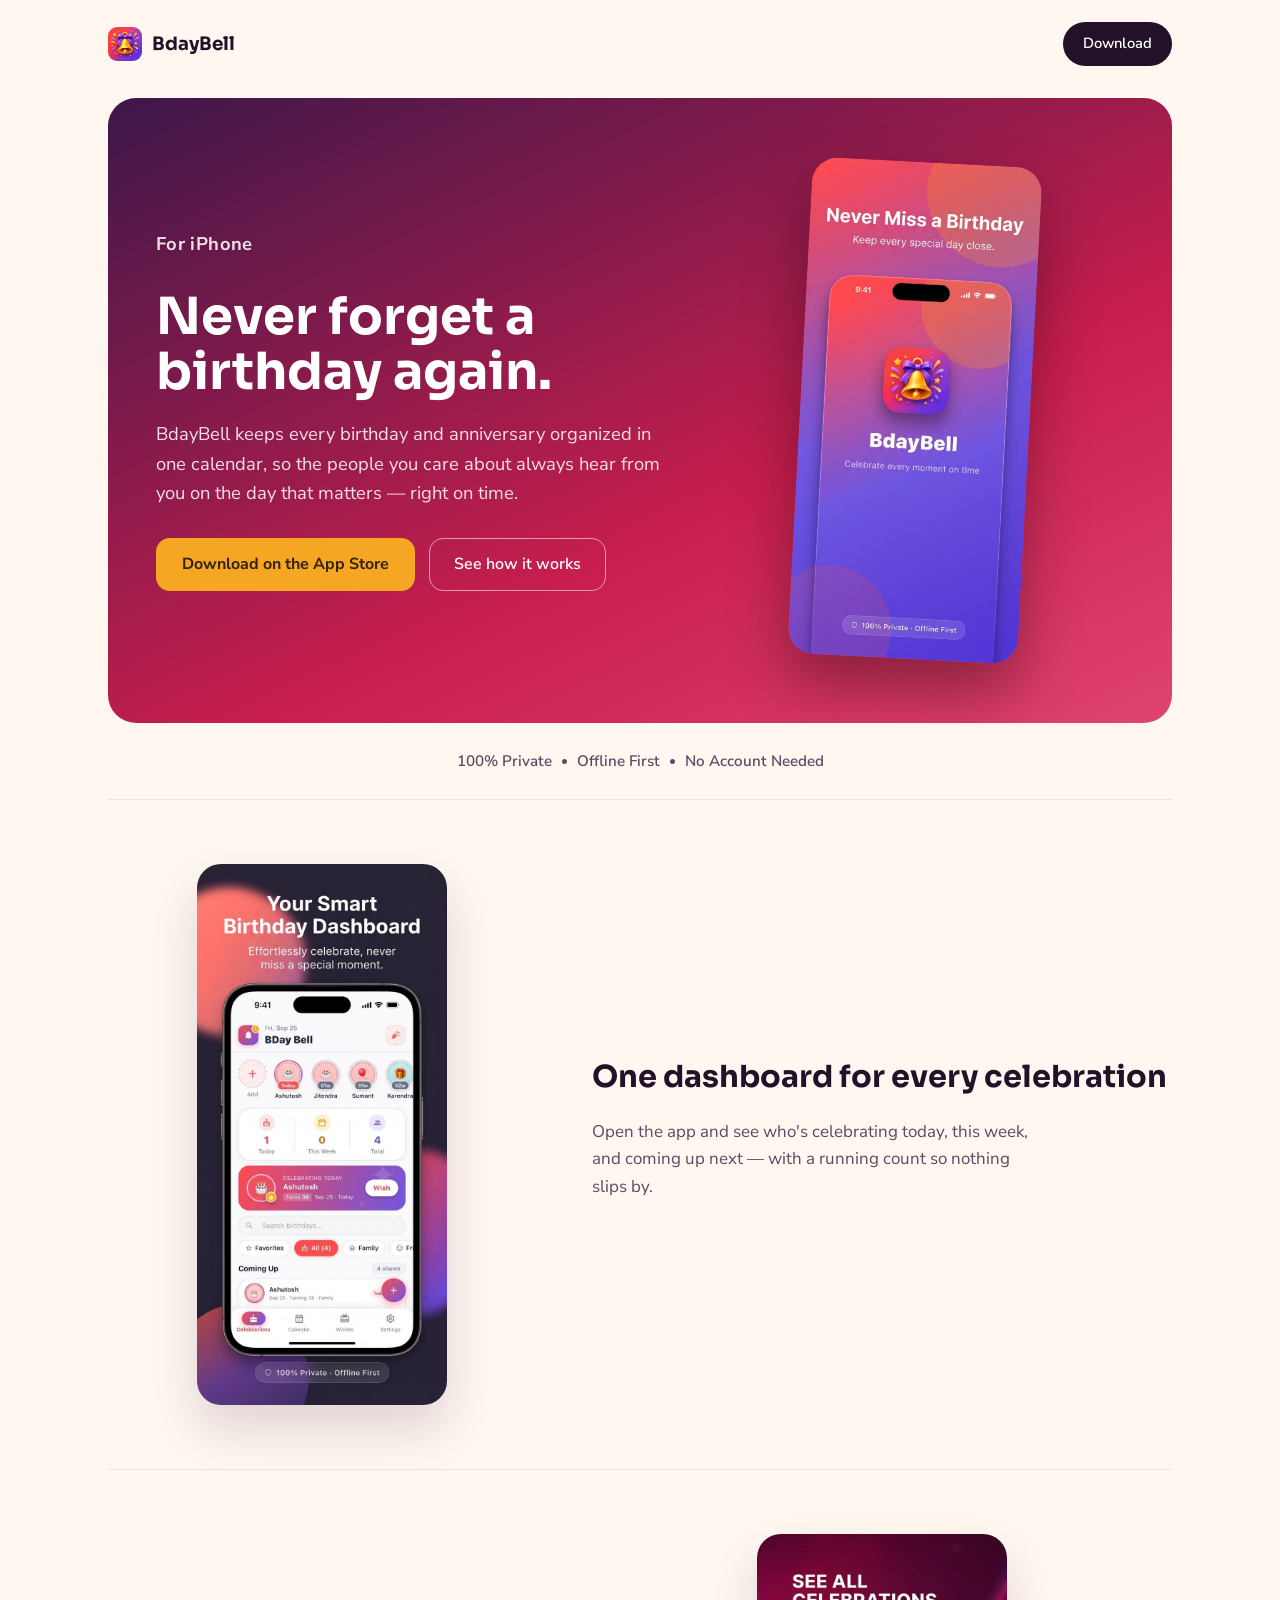
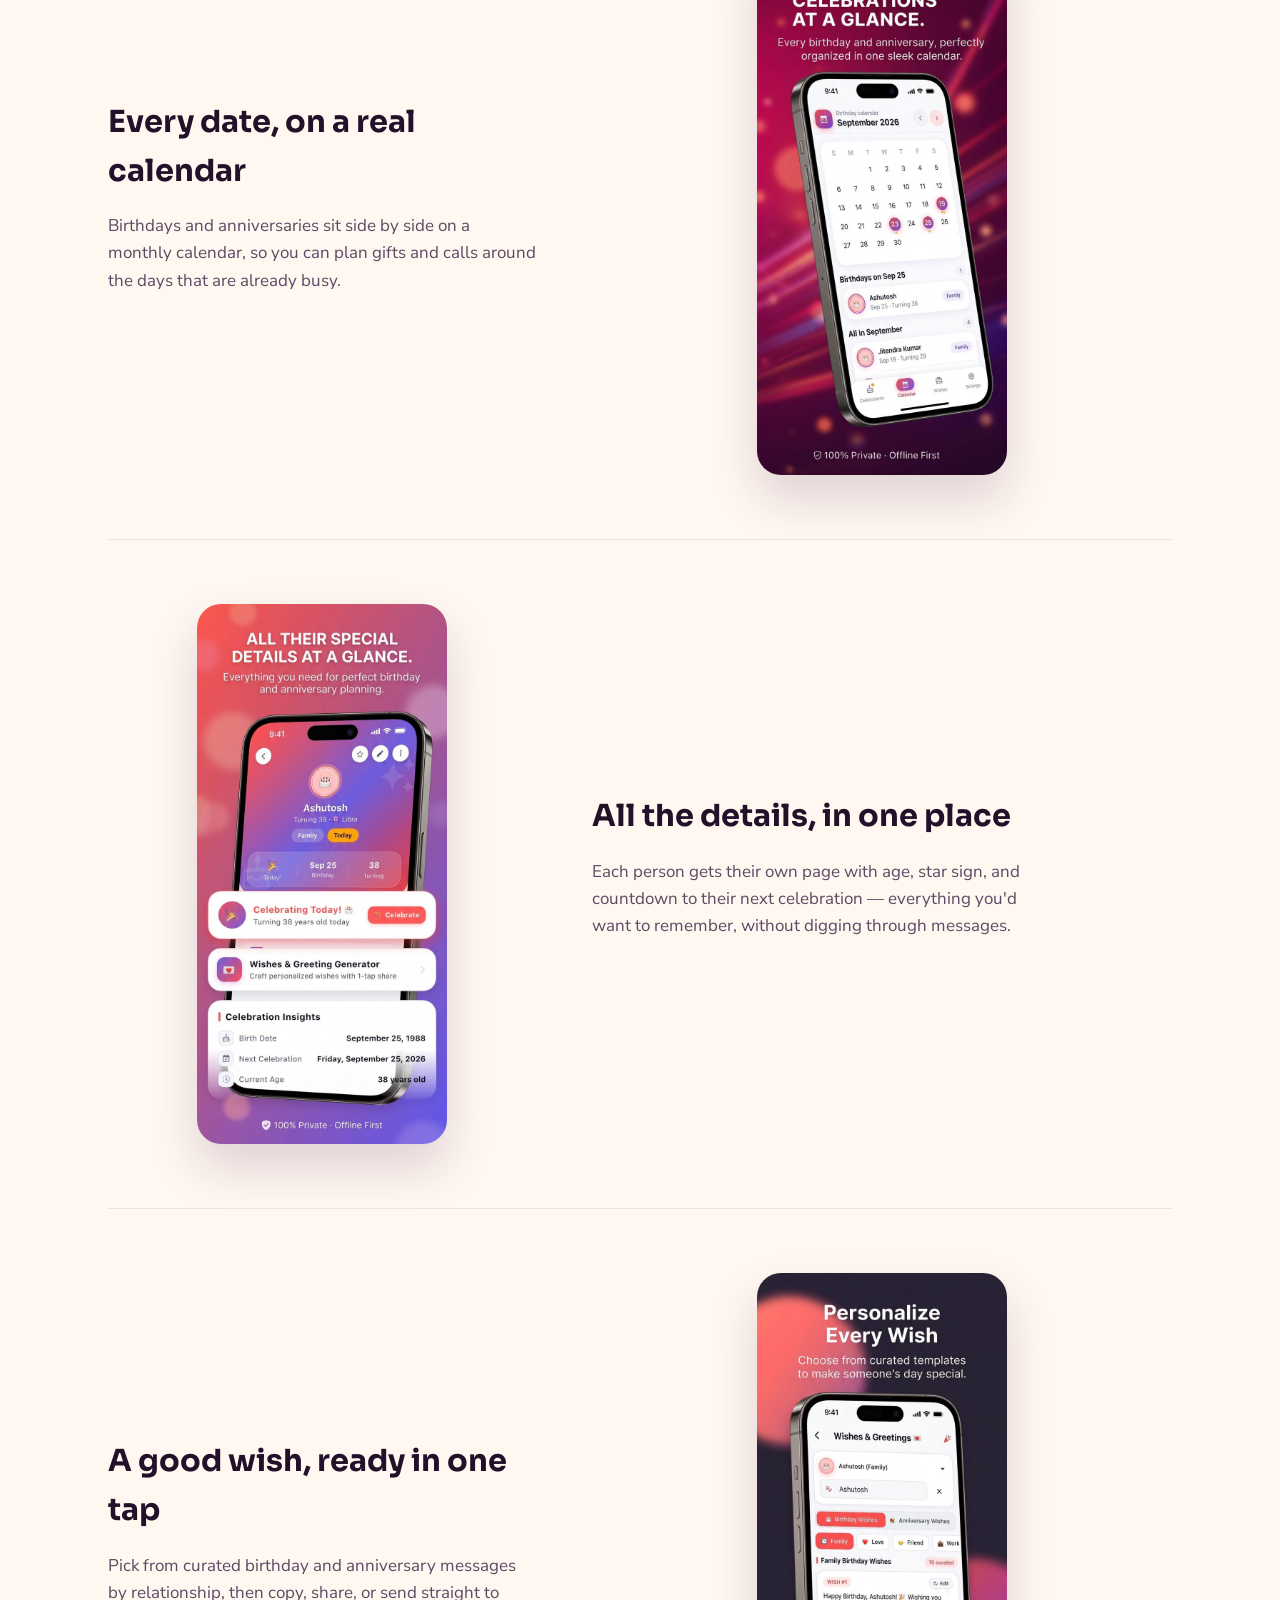
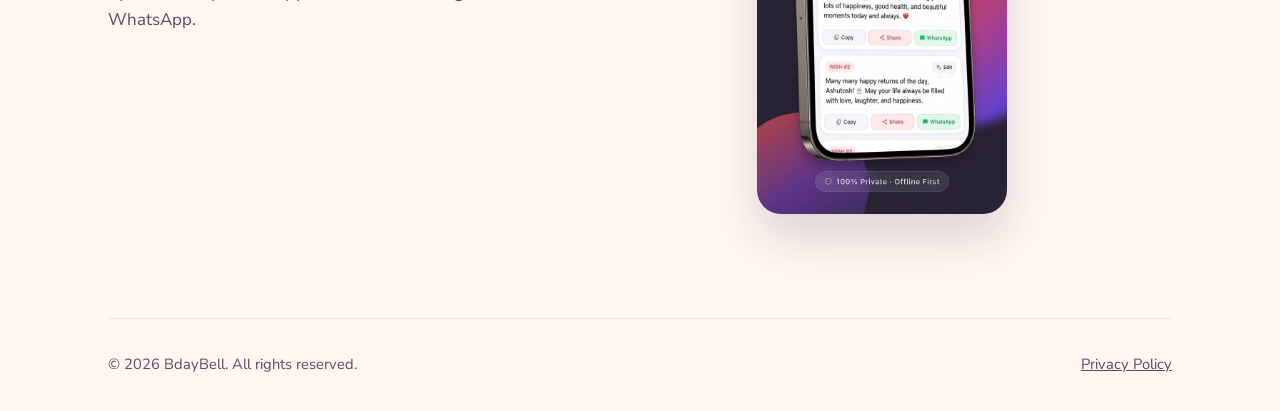
<file: index.html>
<!DOCTYPE html>
<html lang="en">
<head>
<meta charset="UTF-8">
<meta name="viewport" content="width=device-width, initial-scale=1">
<title>BdayBell — Never miss a birthday</title>
<meta name="description" content="BdayBell keeps every birthday and anniversary organized in one private, offline-first calendar for iPhone.">
<link rel="icon" href="assets/icon.png">
<link rel="preconnect" href="https://fonts.googleapis.com">
<link href="https://fonts.googleapis.com/css2?family=Sora:wght@600;700&family=Nunito+Sans:wght@400;600;700&display=swap" rel="stylesheet">
<link rel="stylesheet" href="assets/style.css">
</head>
<body>
<div class="wrap">
  <nav class="nav">
    <a class="brand" href="#top"><img src="assets/icon.png" alt="BdayBell icon">BdayBell</a>
    <a class="cta" href="{{APP_STORE_URL}}">Download</a>
  </nav>

  <section class="hero" id="top">
    <div class="hero-inner">
      <div>
        <p class="eyebrow">For iPhone</p>
        <h1>Never forget a birthday again.</h1>
        <p>BdayBell keeps every birthday and anniversary organized in one calendar, so the people you care about always hear from you on the day that matters — right on time.</p>
        <div class="hero-ctas">
          <a class="btn-gold" href="https://apps.apple.com/us/app/bdaybell/id6815103690">Download on the App Store</a>
          <a class="btn-ghost" href="#features">See how it works</a>
        </div>
      </div>
      <div class="hero-shot">
        <img src="assets/splash.jpg" alt="BdayBell app splash screen">
      </div>
    </div>
  </section>

  <div class="trust">
    <span>100% Private</span><span class="dot"></span><span>Offline First</span><span class="dot"></span><span>No Account Needed</span>
  </div>

  <section id="features">
    <div class="feature">
      <div class="art"><img src="assets/dashboard.jpg" alt="BdayBell celebrations dashboard"></div>
      <div class="copy">
        <h2>One dashboard for every celebration</h2>
        <p>Open the app and see who's celebrating today, this week, and coming up next — with a running count so nothing slips by.</p>
      </div>
    </div>

    <div class="feature reverse">
      <div class="art"><img src="assets/calendar3.jpg" alt="BdayBell calendar view"></div>
      <div class="copy">
        <h2>Every date, on a real calendar</h2>
        <p>Birthdays and anniversaries sit side by side on a monthly calendar, so you can plan gifts and calls around the days that are already busy.</p>
      </div>
    </div>

    <div class="feature">
      <div class="art"><img src="assets/detailPage.jpg" alt="BdayBell person detail page"></div>
      <div class="copy">
        <h2>All the details, in one place</h2>
        <p>Each person gets their own page with age, star sign, and countdown to their next celebration — everything you'd want to remember, without digging through messages.</p>
      </div>
    </div>

    <div class="feature reverse">
      <div class="art"><img src="assets/wishes.jpg" alt="BdayBell wishes and greetings generator"></div>
      <div class="copy">
        <h2>A good wish, ready in one tap</h2>
        <p>Pick from curated birthday and anniversary messages by relationship, then copy, share, or send straight to WhatsApp.</p>
      </div>
    </div>
  </section>

  <footer>
    <span>© 2026 BdayBell. All rights reserved.</span>
    <span><a href="privacy.html">Privacy Policy</a></span>
  </footer>
</div>
</body>
</html>
</file>
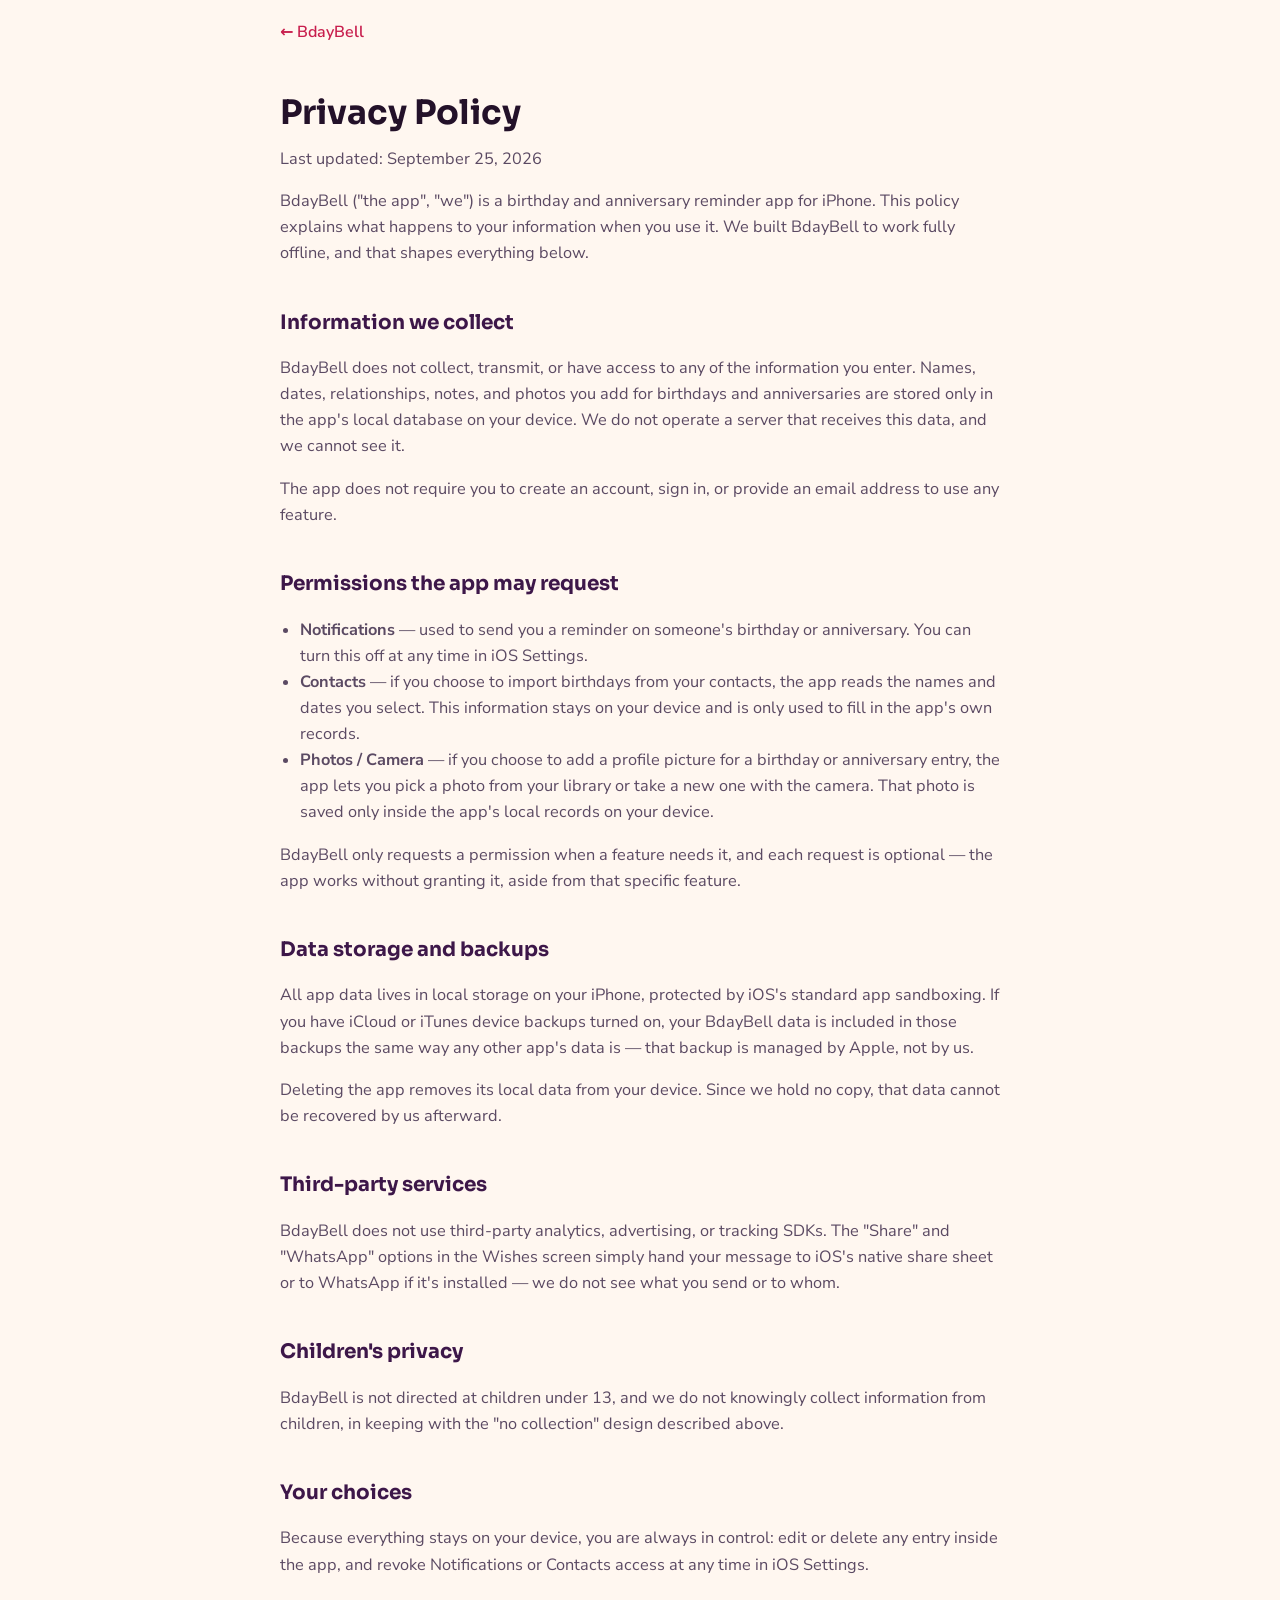
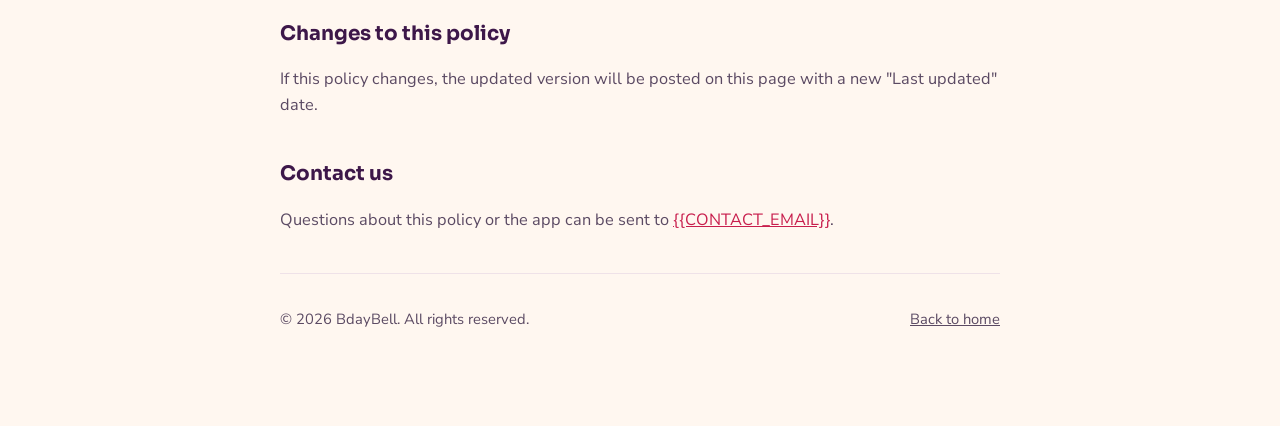
<file: privacy.html>
<!DOCTYPE html>
<html lang="en">
<head>
<meta charset="UTF-8">
<meta name="viewport" content="width=device-width, initial-scale=1">
<title>Privacy Policy — BdayBell</title>
<link rel="icon" href="assets/icon.png">
<link rel="preconnect" href="https://fonts.googleapis.com">
<link href="https://fonts.googleapis.com/css2?family=Sora:wght@600;700&family=Nunito+Sans:wght@400;600;700&display=swap" rel="stylesheet">
<link rel="stylesheet" href="assets/style.css">
</head>
<body>
<div class="wrap policy">
  <a class="back" href="index.html">← BdayBell</a>
  <h1>Privacy Policy</h1>
  <p class="updated">Last updated: September 25, 2026</p>

  <p>BdayBell ("the app", "we") is a birthday and anniversary reminder app for iPhone. This policy explains what happens to your information when you use it. We built BdayBell to work fully offline, and that shapes everything below.</p>

  <h2>Information we collect</h2>
  <p>BdayBell does not collect, transmit, or have access to any of the information you enter. Names, dates, relationships, notes, and photos you add for birthdays and anniversaries are stored only in the app's local database on your device. We do not operate a server that receives this data, and we cannot see it.</p>
  <p>The app does not require you to create an account, sign in, or provide an email address to use any feature.</p>

  <h2>Permissions the app may request</h2>
  <ul>
    <li><strong>Notifications</strong> — used to send you a reminder on someone's birthday or anniversary. You can turn this off at any time in iOS Settings.</li>
    <li><strong>Contacts</strong> — if you choose to import birthdays from your contacts, the app reads the names and dates you select. This information stays on your device and is only used to fill in the app's own records.</li>
    <li><strong>Photos / Camera</strong> — if you choose to add a profile picture for a birthday or anniversary entry, the app lets you pick a photo from your library or take a new one with the camera. That photo is saved only inside the app's local records on your device.</li>
  </ul>
  <p>BdayBell only requests a permission when a feature needs it, and each request is optional — the app works without granting it, aside from that specific feature.</p>

  <h2>Data storage and backups</h2>
  <p>All app data lives in local storage on your iPhone, protected by iOS's standard app sandboxing. If you have iCloud or iTunes device backups turned on, your BdayBell data is included in those backups the same way any other app's data is — that backup is managed by Apple, not by us.</p>
  <p>Deleting the app removes its local data from your device. Since we hold no copy, that data cannot be recovered by us afterward.</p>

  <h2>Third-party services</h2>
  <p>BdayBell does not use third-party analytics, advertising, or tracking SDKs. The "Share" and "WhatsApp" options in the Wishes screen simply hand your message to iOS's native share sheet or to WhatsApp if it's installed — we do not see what you send or to whom.</p>

  <h2>Children's privacy</h2>
  <p>BdayBell is not directed at children under 13, and we do not knowingly collect information from children, in keeping with the "no collection" design described above.</p>

  <h2>Your choices</h2>
  <p>Because everything stays on your device, you are always in control: edit or delete any entry inside the app, and revoke Notifications or Contacts access at any time in iOS Settings.</p>

  <h2>Changes to this policy</h2>
  <p>If this policy changes, the updated version will be posted on this page with a new "Last updated" date.</p>

  <h2>Contact us</h2>
  <p>Questions about this policy or the app can be sent to <a href="mailto:	mobileappbucket@gmail.com">{{CONTACT_EMAIL}}</a>.</p>

  <footer>
    <span>© 2026 BdayBell. All rights reserved.</span>
    <span><a href="index.html">Back to home</a></span>
  </footer>
</div>
</body>
</html>
</file>
<file: assets/style.css>
:root{
  --crimson:#C81E4D;
  --plum:#3D1749;
  --gold:#F5A623;
  --cream:#FFF7F0;
  --ink:#231129;
  --ink-soft:#5B4A63;
  --line:#EFE2E8;
}
*{box-sizing:border-box}
html{scroll-behavior:smooth}
body{
  margin:0;
  font-family:'Nunito Sans',system-ui,sans-serif;
  color:var(--ink);
  background:var(--cream);
  line-height:1.6;
}
h1,h2,h3,.brand{font-family:'Sora',system-ui,sans-serif}
a{color:var(--crimson)}
img{max-width:100%;display:block}
.wrap{max-width:1120px;margin:0 auto;padding:0 28px}

/* nav */
.nav{display:flex;align-items:center;justify-content:space-between;padding:22px 0}
.brand{display:flex;align-items:center;gap:10px;font-weight:700;font-size:1.15rem;color:var(--ink);text-decoration:none}
.brand img{width:34px;height:34px;border-radius:9px}
.nav a.cta{background:var(--ink);color:#fff;padding:10px 20px;border-radius:100px;text-decoration:none;font-weight:600;font-size:.92rem}

/* hero */
.hero{
  background:linear-gradient(155deg,var(--plum) 0%,var(--crimson) 62%,#E0446F 100%);
  color:#fff; border-radius:28px; margin-top:10px; overflow:hidden;
}
.hero-inner{display:grid;grid-template-columns:1.1fr .9fr;gap:40px;align-items:center;padding:64px 48px}
.eyebrow{color:var(--gold);font-weight:700;letter-spacing:.02em;margin:0 0 14px}
.hero h1{font-size:clamp(2.2rem,4vw,3.4rem);line-height:1.08;margin:0 0 20px;font-weight:700}
.hero p{font-size:1.15rem;color:#F3DFE6;max-width:46ch;margin:0 0 30px}
.hero-ctas{display:flex;gap:14px;flex-wrap:wrap}
.btn-gold{background:var(--gold);color:#33210a;text-decoration:none;font-weight:700;padding:14px 26px;border-radius:14px;display:inline-block;transition:transform .15s ease}
.btn-gold:hover{transform:translateY(-2px)}
.btn-ghost{border:1.5px solid rgba(255,255,255,.55);color:#fff;text-decoration:none;font-weight:600;padding:13px 24px;border-radius:14px;display:inline-block}
.hero-shot{justify-self:center}
.hero-shot img{width:230px;border-radius:26px;box-shadow:0 30px 60px rgba(0,0,0,.35);transform:rotate(3deg)}

/* trust strip */
.trust{display:flex;justify-content:center;gap:10px;align-items:center;color:var(--ink-soft);font-weight:600;font-size:.95rem;padding:26px 0}
.trust span.dot{width:5px;height:5px;background:var(--ink-soft);border-radius:50%;display:inline-block}

/* feature rows */
.feature{display:grid;grid-template-columns:.85fr 1.15fr;gap:56px;align-items:center;padding:64px 0;border-top:1px solid var(--line)}
.feature.reverse .art{order:2}
.feature.reverse .copy{order:1}
.art img{width:250px;margin:0 auto;border-radius:24px;box-shadow:0 24px 48px rgba(61,23,73,.16)}
.copy h2{font-size:1.9rem;margin:0 0 14px}
.copy p{color:var(--ink-soft);font-size:1.06rem;max-width:44ch}

/* footer */
footer{border-top:1px solid var(--line);margin-top:40px;padding:34px 0;display:flex;justify-content:space-between;align-items:center;flex-wrap:wrap;gap:12px;color:var(--ink-soft);font-size:.92rem}
footer a{color:var(--ink-soft);text-decoration:underline}

@media (max-width:760px){
  .hero-inner{grid-template-columns:1fr;padding:44px 24px;text-align:left}
  .hero-shot{justify-self:start;margin-top:8px}
  .feature,.feature.reverse{grid-template-columns:1fr}
  .feature.reverse .art,.feature.reverse .copy{order:initial}
}

/* policy page */
.policy{max-width:720px;margin:0 auto;padding:20px 0 60px}
.policy h1{font-size:2.1rem;margin-bottom:6px}
.policy .updated{color:var(--ink-soft);margin-top:0}
.policy h2{font-size:1.25rem;margin-top:40px;color:var(--plum)}
.policy p,.policy li{color:var(--ink-soft);font-size:1.02rem}
.policy ul{padding-left:20px}
.back{display:inline-block;margin-bottom:18px;color:var(--crimson);text-decoration:none;font-weight:600}
</file>
